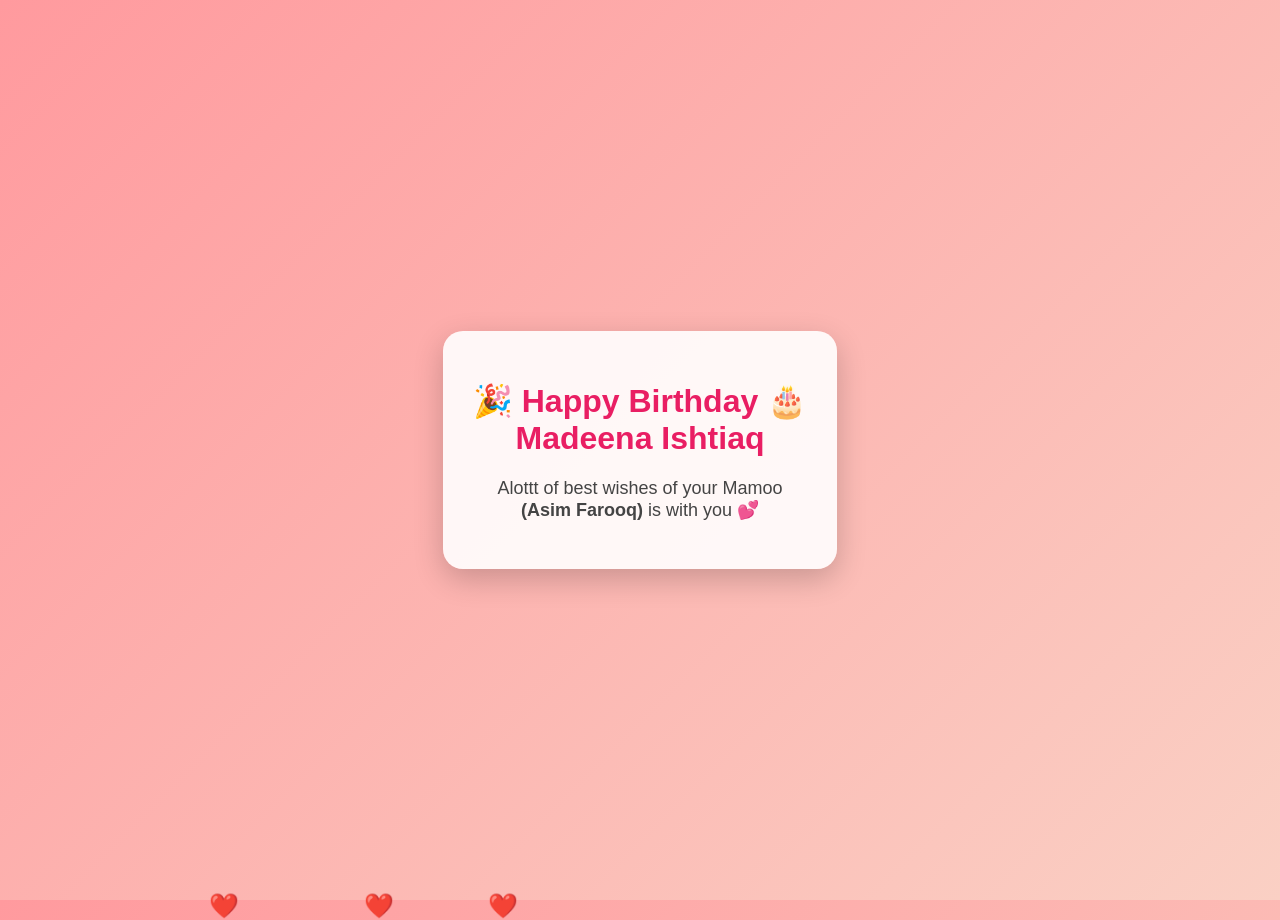
<file: Index.html>
<!DOCTYPE html>
<html lang="en">
<head>
<meta charset="UTF-8">
<title>Happy Birthday Madeena</title>
<style>
body {
  margin: 0;
  height: 100vh;
  background: linear-gradient(135deg, #ff9a9e, #fad0c4);
  overflow: hidden;
  display: flex;
  justify-content: center;
  align-items: center;
  font-family: 'Arial', sans-serif;
  text-align: center;
}

.card {
  background: rgba(255,255,255,0.9);
  padding: 30px;
  border-radius: 20px;
  box-shadow: 0 10px 30px rgba(0,0,0,0.2);
  z-index: 2;
}

h1 {
  color: #e91e63;
  font-size: 32px;
}

p {
  font-size: 18px;
  color: #444;
}

.heart {
  position: absolute;
  bottom: -20px;
  font-size: 24px;
  animation: fly 6s linear infinite;
  color: #ff1744;
}

@keyframes fly {
  0% {
    transform: translateY(0) scale(1);
    opacity: 1;
  }
  100% {
    transform: translateY(-100vh) scale(1.5);
    opacity: 0;
  }
}
</style>
</head>
<body>

<div class="card">
  <h1>🎉 Happy Birthday 🎂<br>Madeena Ishtiaq</h1>
  <p>
    Alottt of best wishes of your Mamoo<br>
    <b>(Asim Farooq)</b> is with you 💕
  </p>
</div>

<audio autoplay loop>
  <source src="https://www.bensound.com/bensound-music/bensound-love.mp3" type="audio/mpeg">
</audio>

<script>
function createHeart() {
  const heart = document.createElement("div");
  heart.classList.add("heart");
  heart.innerHTML = "❤️";
  heart.style.left = Math.random() * 100 + "vw";
  heart.style.animationDuration = (3 + Math.random() * 3) + "s";
  document.body.appendChild(heart);

  setTimeout(() => {
    heart.remove();
  }, 6000);
}

setInterval(createHeart, 300);
</script>

</body>
</html>
</file>
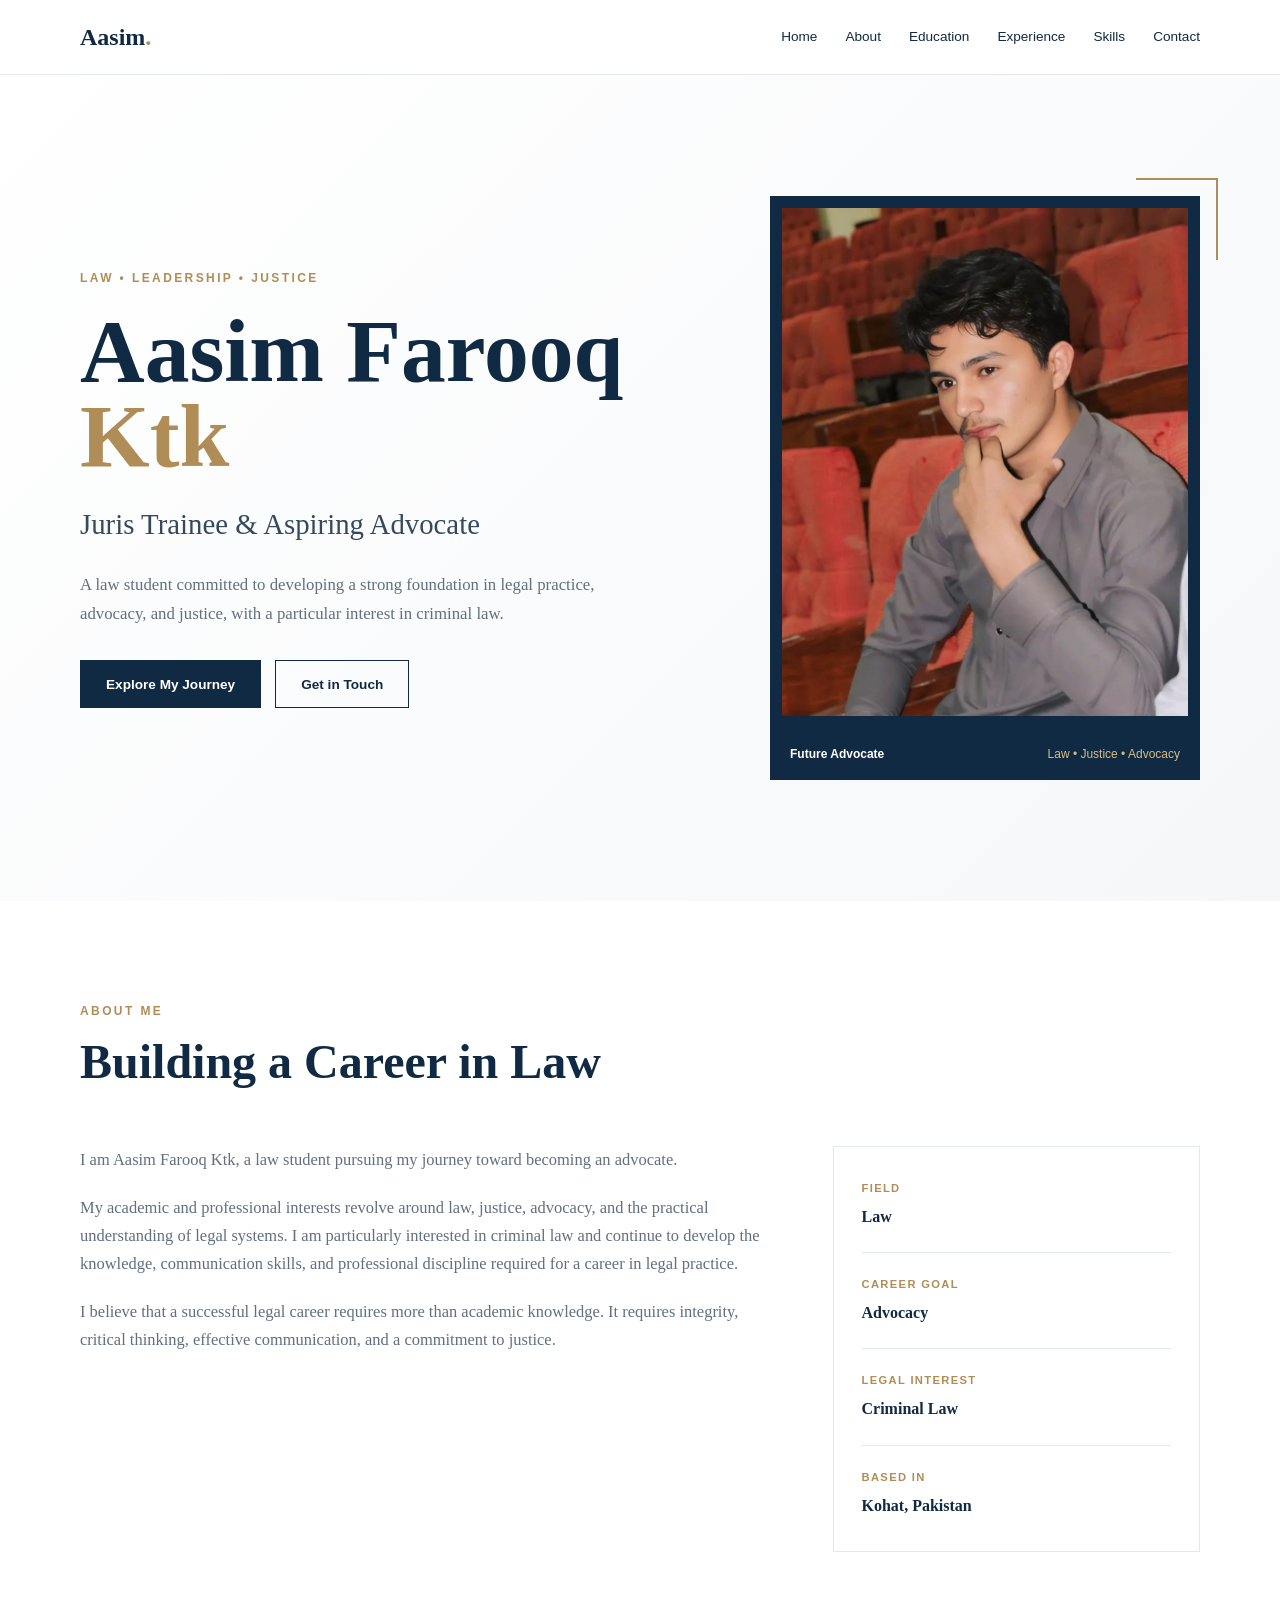
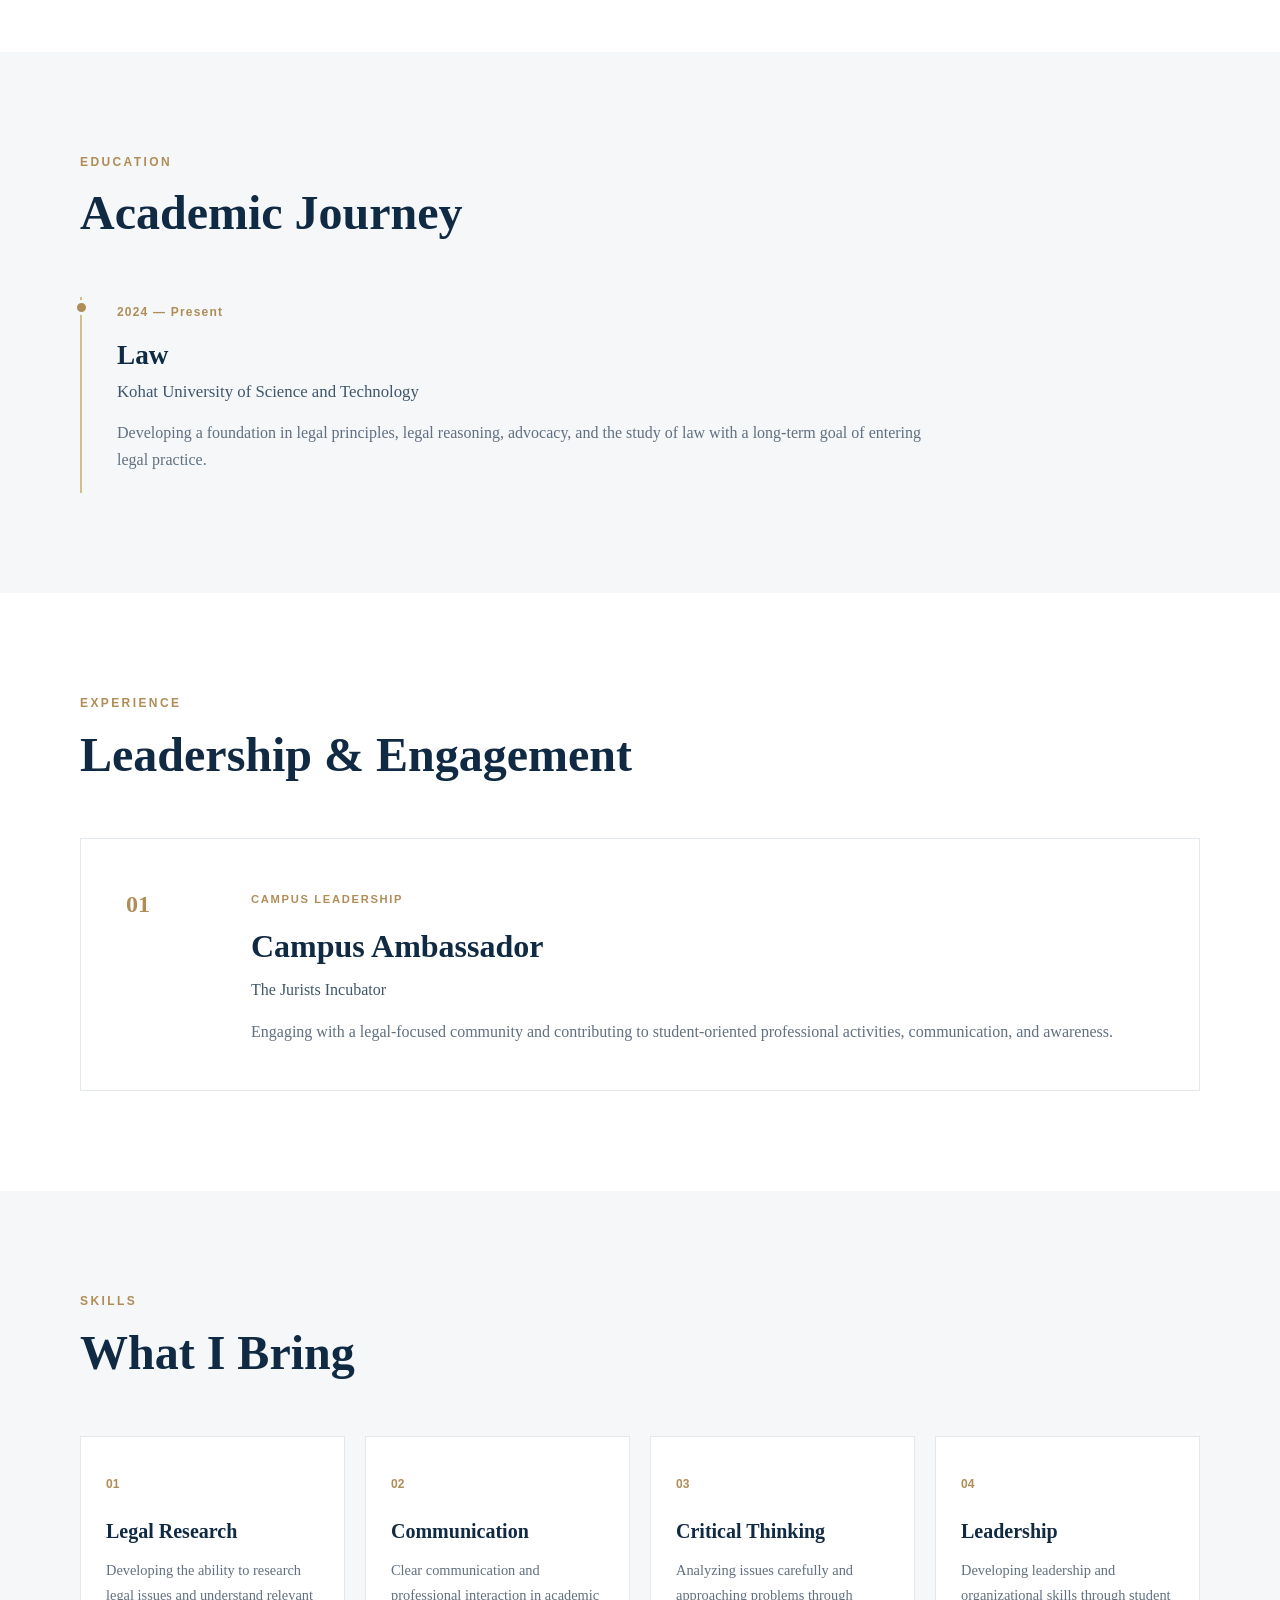
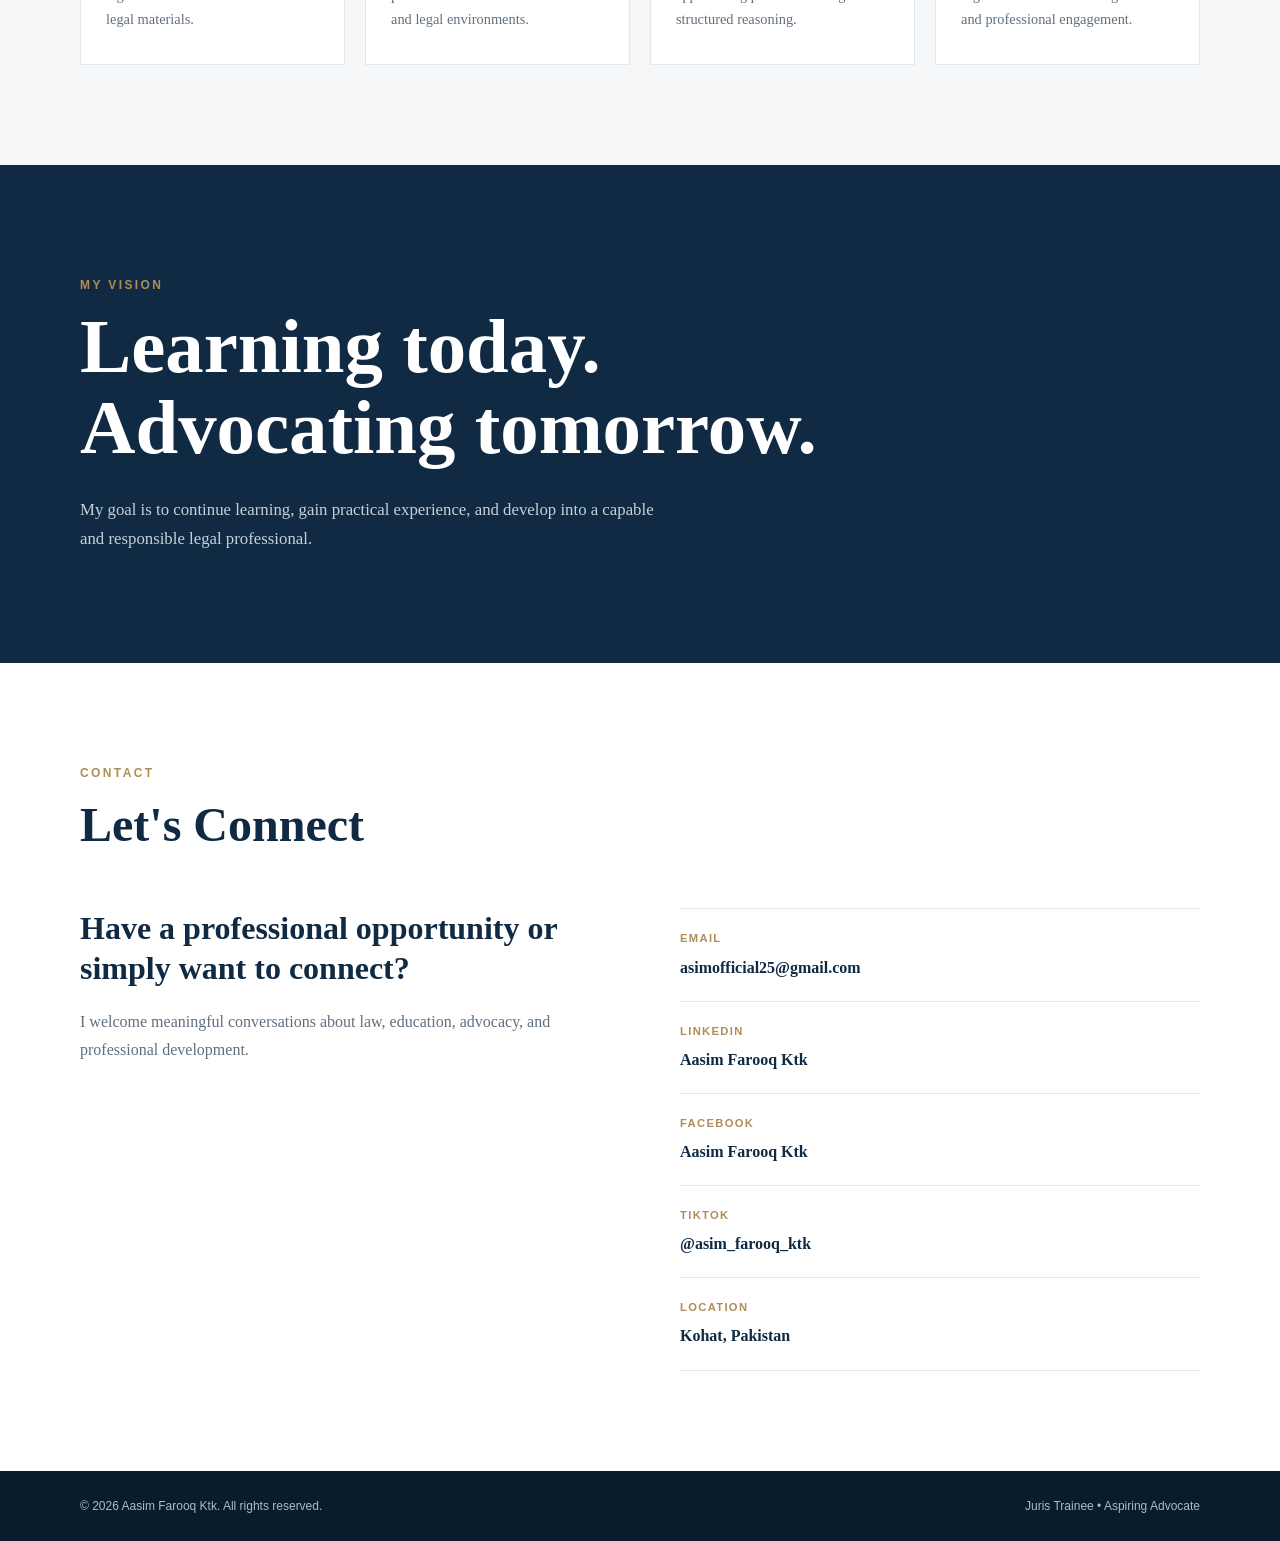
<file: index.html>
<!DOCTYPE html>
<html lang="en">
<head>
    <meta charset="UTF-8">
    <meta name="viewport" content="width=device-width, initial-scale=1.0">

    <title>Aasim Farooq Ktk</title>

    <meta name="description"
          content="Aasim Farooq Ktk - Juris trainee and aspiring advocate from Kohat, Pakistan, interested in criminal law, legal advocacy, justice, and professional development.">

    <link rel="stylesheet" href="style.css">
</head>

<body>

    <!-- Navigation -->
    <header class="navbar">
        <div class="container nav-container">

            <a href="#home" class="logo">
                Aasim<span>.</span>
            </a>

            <button class="menu-toggle" id="menuToggle" aria-label="Open navigation">
                ☰
            </button>

            <nav class="nav-links" id="navLinks">
                <a href="#home">Home</a>
                <a href="#about">About</a>
                <a href="#education">Education</a>
                <a href="#experience">Experience</a>
                <a href="#skills">Skills</a>
                <a href="#contact">Contact</a>
            </nav>

        </div>
    </header>


    <main>

        <!-- Hero -->
        <section class="hero" id="home">
            <div class="container hero-container">

                <div class="hero-content">

                    <p class="eyebrow">
                        LAW • LEADERSHIP • JUSTICE
                    </p>

                    <h1>
                        Aasim Farooq
                        <span>Ktk</span>
                    </h1>

                    <h2>
                        Juris Trainee & Aspiring Advocate
                    </h2>

                    <p class="hero-text">
                        A law student committed to developing a strong foundation
                        in legal practice, advocacy, and justice, with a particular
                        interest in criminal law.
                    </p>

                    <div class="hero-buttons">
                        <a href="#about" class="btn btn-primary">
                            Explore My Journey
                        </a>

                        <a href="#contact" class="btn btn-outline">
                            Get in Touch
                        </a>
                    </div>

                </div>


                <div class="hero-image">

                    <div class="image-frame">
                        <img
                            src="profile.jpg"
                            alt="Portrait of Aasim Farooq Ktk"
                        >
                    </div>

                    <div class="image-caption">
                        <strong>Future Advocate</strong>
                        <span>Law • Justice • Advocacy</span>
                    </div>

                </div>

            </div>
        </section>


        <!-- About -->
        <section class="section" id="about">

            <div class="container">

                <div class="section-heading">
                    <p class="section-label">ABOUT ME</p>
                    <h2>Building a Career in Law</h2>
                </div>

                <div class="about-grid">

                    <div class="about-text">

                        <p>
                            I am Aasim Farooq Ktk, a law student pursuing my
                            journey toward becoming an advocate.
                        </p>

                        <p>
                            My academic and professional interests revolve around
                            law, justice, advocacy, and the practical understanding
                            of legal systems. I am particularly interested in
                            criminal law and continue to develop the knowledge,
                            communication skills, and professional discipline
                            required for a career in legal practice.
                        </p>

                        <p>
                            I believe that a successful legal career requires more
                            than academic knowledge. It requires integrity,
                            critical thinking, effective communication, and a
                            commitment to justice.
                        </p>

                    </div>


                    <div class="about-card">

                        <div class="info-item">
                            <span>Field</span>
                            <strong>Law</strong>
                        </div>

                        <div class="info-item">
                            <span>Career Goal</span>
                            <strong>Advocacy</strong>
                        </div>

                        <div class="info-item">
                            <span>Legal Interest</span>
                            <strong>Criminal Law</strong>
                        </div>

                        <div class="info-item">
                            <span>Based in</span>
                            <strong>Kohat, Pakistan</strong>
                        </div>

                    </div>

                </div>

            </div>

        </section>


        <!-- Education -->
        <section class="section section-alt" id="education">

            <div class="container">

                <div class="section-heading">
                    <p class="section-label">EDUCATION</p>
                    <h2>Academic Journey</h2>
                </div>


                <div class="timeline">

                    <div class="timeline-item">

                        <div class="timeline-dot"></div>

                        <div class="timeline-content">

                            <span class="timeline-date">
                                2024 — Present
                            </span>

                            <h3>Law</h3>

                            <h4>
                                Kohat University of Science and Technology
                            </h4>

                            <p>
                                Developing a foundation in legal principles,
                                legal reasoning, advocacy, and the study of law
                                with a long-term goal of entering legal practice.
                            </p>

                        </div>

                    </div>

                </div>

            </div>

        </section>


        <!-- Experience -->
        <section class="section" id="experience">

            <div class="container">

                <div class="section-heading">
                    <p class="section-label">EXPERIENCE</p>
                    <h2>Leadership & Engagement</h2>
                </div>


                <div class="experience-card">

                    <div class="experience-number">
                        01
                    </div>

                    <div class="experience-content">

                        <span class="experience-tag">
                            CAMPUS LEADERSHIP
                        </span>

                        <h3>
                            Campus Ambassador
                        </h3>

                        <h4>
                            The Jurists Incubator
                        </h4>

                        <p>
                            Engaging with a legal-focused community and
                            contributing to student-oriented professional
                            activities, communication, and awareness.
                        </p>

                    </div>

                </div>

            </div>

        </section>


        <!-- Skills -->
        <section class="section section-alt" id="skills">

            <div class="container">

                <div class="section-heading">
                    <p class="section-label">SKILLS</p>
                    <h2>What I Bring</h2>
                </div>


                <div class="skills-grid">

                    <div class="skill-card">
                        <span class="skill-icon">01</span>
                        <h3>Legal Research</h3>
                        <p>
                            Developing the ability to research legal issues
                            and understand relevant legal materials.
                        </p>
                    </div>

                    <div class="skill-card">
                        <span class="skill-icon">02</span>
                        <h3>Communication</h3>
                        <p>
                            Clear communication and professional interaction
                            in academic and legal environments.
                        </p>
                    </div>

                    <div class="skill-card">
                        <span class="skill-icon">03</span>
                        <h3>Critical Thinking</h3>
                        <p>
                            Analyzing issues carefully and approaching
                            problems through structured reasoning.
                        </p>
                    </div>

                    <div class="skill-card">
                        <span class="skill-icon">04</span>
                        <h3>Leadership</h3>
                        <p>
                            Developing leadership and organizational skills
                            through student and professional engagement.
                        </p>
                    </div>

                </div>

            </div>

        </section>


        <!-- Career Vision -->
        <section class="vision">

            <div class="container">

                <div class="vision-content">

                    <p class="section-label">
                        MY VISION
                    </p>

                    <h2>
                        Learning today.<br>
                        Advocating tomorrow.
                    </h2>

                    <p>
                        My goal is to continue learning, gain practical
                        experience, and develop into a capable and responsible
                        legal professional.
                    </p>

                </div>

            </div>

        </section>


        <!-- Contact -->
        <section class="section" id="contact">

            <div class="container">

                <div class="section-heading">
                    <p class="section-label">CONTACT</p>
                    <h2>Let's Connect</h2>
                </div>


                <div class="contact-grid">

                    <div class="contact-intro">

                        <h3>
                            Have a professional opportunity or simply want to
                            connect?
                        </h3>

                        <p>
                            I welcome meaningful conversations about law,
                            education, advocacy, and professional development.
                        </p>

                    </div>


                    <div class="contact-details">

                        <a
                            href="mailto:asimofficial25@gmail.com"
                            class="contact-item"
                        >
                            <span>Email</span>
                            <strong>
                                asimofficial25@gmail.com
                            </strong>
                        </a>

                        <a
                            href="https://www.linkedin.com/"
                            target="_blank"
                            rel="noopener noreferrer"
                            class="contact-item"
                        >
                            <span>LinkedIn</span>
                            <strong>
                                Aasim Farooq Ktk
                            </strong>
                        </a>

                       <a
    href="https://www.facebook.com/profile.php?id=100082881855469"
    target="_blank"
    rel="noopener noreferrer"
    class="contact-item"
>
    <span>Facebook</span>
    <strong>
        Aasim Farooq Ktk
    </strong>
</a>

<a
    href="https://www.tiktok.com/@asim_farooq_ktk?_r=1&_t=ZS-991MlKPFHd6"
    target="_blank"
    rel="noopener noreferrer"
    class="contact-item"
>
    <span>TikTok</span>
    <strong>
        @asim_farooq_ktk
    </strong>
</a>
                        <div class="contact-item">
                            <span>Location</span>
                            <strong>
                                Kohat, Pakistan
                            </strong>
                        </div>

                    </div>

                </div>

            </div>

        </section>

    </main>


    <!-- Footer -->
    <footer class="footer">

        <div class="container footer-container">

            <p>
                © <span id="year"></span> Aasim Farooq Ktk.
                All rights reserved.
            </p>

            <p>
                Juris Trainee • Aspiring Advocate
            </p>

        </div>

    </footer>


    <script src="script.js"></script>

</body>
                          </html>
</file>
<file: style.css>
/* =========================================
   RESET
========================================= */

* {
    margin: 0;
    padding: 0;
    box-sizing: border-box;
}

html {
    scroll-behavior: smooth;
    scroll-padding-top: 80px;
}

body {
    font-family: Georgia, "Times New Roman", serif;
    background: #ffffff;
    color: #17202a;
    line-height: 1.7;
}

img {
    max-width: 100%;
    display: block;
}

a {
    color: inherit;
    text-decoration: none;
}


/* =========================================
   VARIABLES
========================================= */

:root {
    --navy: #102a43;
    --navy-dark: #081c2d;
    --gold: #b08d57;
    --gold-light: #d5bd8a;
    --text: #17202a;
    --muted: #617080;
    --light: #f5f7f9;
    --white: #ffffff;
    --border: #e3e8ed;
}


/* =========================================
   GENERAL
========================================= */

.container {
    width: min(1120px, 90%);
    margin: 0 auto;
}

.section {
    padding: 100px 0;
}

.section-alt {
    background: var(--light);
}

.section-heading {
    max-width: 700px;
    margin-bottom: 55px;
}

.section-label {
    color: var(--gold);
    font-family: Arial, sans-serif;
    font-size: 0.75rem;
    font-weight: 700;
    letter-spacing: 0.2em;
    margin-bottom: 12px;
}

.section-heading h2 {
    color: var(--navy);
    font-size: clamp(2rem, 4vw, 3rem);
    line-height: 1.2;
}


/* =========================================
   NAVIGATION
========================================= */

.navbar {
    width: 100%;
    background: rgba(255, 255, 255, 0.97);
    border-bottom: 1px solid var(--border);
    position: sticky;
    top: 0;
    z-index: 1000;
}

.nav-container {
    min-height: 74px;
    display: flex;
    align-items: center;
    justify-content: space-between;
}

.logo {
    color: var(--navy);
    font-size: 1.5rem;
    font-weight: 700;
}

.logo span {
    color: var(--gold);
}

.nav-links {
    display: flex;
    align-items: center;
    gap: 28px;
    font-family: Arial, sans-serif;
    font-size: 0.85rem;
}

.nav-links a {
    color: var(--navy);
    transition: color 0.25s ease;
}

.nav-links a:hover {
    color: var(--gold);
}

.menu-toggle {
    display: none;
    border: none;
    background: transparent;
    color: var(--navy);
    font-size: 1.7rem;
    cursor: pointer;
}


/* =========================================
   HERO
========================================= */

.hero {
    background:
        linear-gradient(
            135deg,
            #ffffff 0%,
            #f5f7f9 100%
        );

    min-height: calc(100vh - 74px);
    display: flex;
    align-items: center;

    /* Important:
       No excessive desktop top padding */
    padding: 70px 0;
}

.hero-container {
    display: grid;
    grid-template-columns: 1.1fr 0.9fr;
    gap: 80px;
    align-items: center;
}

.eyebrow {
    color: var(--gold);
    font-family: Arial, sans-serif;
    font-size: 0.75rem;
    font-weight: 700;
    letter-spacing: 0.2em;
    margin-bottom: 20px;
}

.hero h1 {
    color: var(--navy);
    font-size: clamp(3rem, 7vw, 5.8rem);
    line-height: 0.95;
    margin-bottom: 22px;
}

.hero h1 span {
    display: block;
    color: var(--gold);
}

.hero h2 {
    color: #35495e;
    font-size: clamp(1.3rem, 2.5vw, 1.8rem);
    font-weight: 400;
    margin-bottom: 22px;
}

.hero-text {
    max-width: 620px;
    color: var(--muted);
    font-size: 1.05rem;
    margin-bottom: 32px;
}

.hero-buttons {
    display: flex;
    flex-wrap: wrap;
    gap: 14px;
}

.btn {
    display: inline-flex;
    align-items: center;
    justify-content: center;
    min-height: 48px;
    padding: 0 25px;
    border: 1px solid var(--navy);
    font-family: Arial, sans-serif;
    font-size: 0.85rem;
    font-weight: 700;
    transition: all 0.25s ease;
}

.btn-primary {
    background: var(--navy);
    color: var(--white);
}

.btn-primary:hover {
    background: var(--gold);
    border-color: var(--gold);
}

.btn-outline {
    color: var(--navy);
}

.btn-outline:hover {
    background: var(--navy);
    color: var(--white);
}


/* =========================================
   HERO IMAGE
========================================= */

.hero-image {
    position: relative;
    max-width: 430px;
    width: 100%;
    margin-left: auto;
}

.image-frame {
    position: relative;
    background: var(--navy);
    padding: 12px;
}

.image-frame::before {
    content: "";
    position: absolute;
    top: -18px;
    right: -18px;
    width: 80px;
    height: 80px;
    border-top: 2px solid var(--gold);
    border-right: 2px solid var(--gold);
}

.image-frame img {
    width: 100%;
    aspect-ratio: 4 / 5;
    object-fit: cover;
}

.image-caption {
    background: var(--navy);
    color: var(--white);
    padding: 16px 20px;
    display: flex;
    justify-content: space-between;
    gap: 15px;
    font-family: Arial, sans-serif;
    font-size: 0.75rem;
}

.image-caption span {
    color: var(--gold-light);
}


/* =========================================
   ABOUT
========================================= */

.about-grid {
    display: grid;
    grid-template-columns: 1.3fr 0.7fr;
    gap: 70px;
    align-items: start;
}

.about-text p {
    color: var(--muted);
    margin-bottom: 20px;
    font-size: 1.03rem;
}

.about-card {
    border: 1px solid var(--border);
    padding: 10px 28px;
}

.info-item {
    padding: 22px 0;
    border-bottom: 1px solid var(--border);
}

.info-item:last-child {
    border-bottom: none;
}

.info-item span {
    display: block;
    color: var(--gold);
    font-family: Arial, sans-serif;
    font-size: 0.7rem;
    font-weight: 700;
    letter-spacing: 0.12em;
    text-transform: uppercase;
    margin-bottom: 5px;
}

.info-item strong {
    color: var(--navy);
}


/* =========================================
   TIMELINE
========================================= */

.timeline {
    position: relative;
    max-width: 850px;
    padding-left: 35px;
    border-left: 2px solid var(--gold-light);
}

.timeline-item {
    position: relative;
    padding-bottom: 20px;
}

.timeline-dot {
    position: absolute;
    left: -43px;
    top: 3px;
    width: 15px;
    height: 15px;
    border-radius: 50%;
    background: var(--gold);
    border: 3px solid var(--light);
}

.timeline-date {
    color: var(--gold);
    font-family: Arial, sans-serif;
    font-size: 0.75rem;
    font-weight: 700;
    letter-spacing: 0.1em;
}

.timeline-content h3 {
    color: var(--navy);
    font-size: 1.7rem;
    margin-top: 8px;
}

.timeline-content h4 {
    color: #40566b;
    font-size: 1.05rem;
    font-weight: 400;
    margin-bottom: 12px;
}

.timeline-content p {
    color: var(--muted);
}


/* =========================================
   EXPERIENCE
========================================= */

.experience-card {
    display: grid;
    grid-template-columns: 90px 1fr;
    gap: 35px;
    padding: 45px;
    border: 1px solid var(--border);
    background: var(--white);
}

.experience-number {
    color: var(--gold);
    font-size: 1.5rem;
    font-weight: 700;
}

.experience-tag {
    color: var(--gold);
    font-family: Arial, sans-serif;
    font-size: 0.7rem;
    font-weight: 700;
    letter-spacing: 0.15em;
}

.experience-content h3 {
    color: var(--navy);
    font-size: 2rem;
    margin: 8px 0 2px;
}

.experience-content h4 {
    color: #40566b;
    font-weight: 400;
    margin-bottom: 15px;
}

.experience-content p {
    color: var(--muted);
}


/* =========================================
   SKILLS
========================================= */

.skills-grid {
    display: grid;
    grid-template-columns: repeat(4, 1fr);
    gap: 20px;
}

.skill-card {
    background: var(--white);
    border: 1px solid var(--border);
    padding: 32px 25px;
    transition: transform 0.25s ease, box-shadow 0.25s ease;
}

.skill-card:hover {
    transform: translateY(-5px);
    box-shadow: 0 15px 35px rgba(16, 42, 67, 0.08);
}

.skill-icon {
    color: var(--gold);
    font-family: Arial, sans-serif;
    font-size: 0.75rem;
    font-weight: 700;
}

.skill-card h3 {
    color: var(--navy);
    margin: 18px 0 10px;
    font-size: 1.25rem;
}

.skill-card p {
    color: var(--muted);
    font-size: 0.9rem;
}


/* =========================================
   VISION
========================================= */

.vision {
    background: var(--navy);
    color: var(--white);
    padding: 110px 0;
}

.vision-content {
    max-width: 760px;
}

.vision h2 {
    font-size: clamp(2.7rem, 6vw, 5rem);
    line-height: 1.05;
    margin-bottom: 28px;
}

.vision p:last-child {
    color: #c5d0da;
    max-width: 600px;
    font-size: 1.05rem;
}


/* =========================================
   CONTACT
========================================= */

.contact-grid {
    display: grid;
    grid-template-columns: 1fr 1fr;
    gap: 80px;
}

.contact-intro h3 {
    color: var(--navy);
    font-size: 2rem;
    line-height: 1.25;
    margin-bottom: 20px;
}

.contact-intro p {
    color: var(--muted);
}

.contact-details {
    border-top: 1px solid var(--border);
}

.contact-item {
    display: block;
    padding: 20px 0;
    border-bottom: 1px solid var(--border);
}

.contact-item span {
    display: block;
    color: var(--gold);
    font-family: Arial, sans-serif;
    font-size: 0.7rem;
    font-weight: 700;
    letter-spacing: 0.12em;
    text-transform: uppercase;
    margin-bottom: 5px;
}

.contact-item strong {
    color: var(--navy);
    word-break: break-word;
}


/* =========================================
   FOOTER
========================================= */

.footer {
    background: var(--navy-dark);
    color: #aebbc7;
    padding: 25px 0;
    font-family: Arial, sans-serif;
    font-size: 0.75rem;
}

.footer-container {
    display: flex;
    justify-content: space-between;
    gap: 20px;
}


/* =========================================
   RESPONSIVE
========================================= */

@media (max-width: 900px) {

    .hero-container {
        grid-template-columns: 1fr;
        gap: 55px;
    }

    .hero-image {
        margin: 0 auto;
    }

    .about-grid {
        grid-template-columns: 1fr;
        gap: 40px;
    }

    .skills-grid {
        grid-template-columns: repeat(2, 1fr);
    }

    .contact-grid {
        grid-template-columns: 1fr;
        gap: 45px;
    }
}


@media (max-width: 700px) {

    .section {
        padding: 75px 0;
    }

    .navbar {
        position: sticky;
    }

    .menu-toggle {
        display: block;
    }

    .nav-links {
        display: none;
        position: absolute;
        left: 0;
        right: 0;
        top: 74px;
        background: var(--white);
        border-bottom: 1px solid var(--border);
        padding: 20px 5%;
        flex-direction: column;
        align-items: flex-start;
        gap: 16px;
    }

    .nav-links.active {
        display: flex;
    }

    .hero {
        min-height: auto;
        padding: 65px 0 80px;
    }

    .hero h1 {
        font-size: clamp(2.8rem, 14vw, 4rem);
    }

    .hero-buttons {
        flex-direction: column;
        align-items: stretch;
    }

    .btn {
        width: 100%;
    }

    .image-caption {
        flex-direction: column;
        gap: 4px;
    }

    .experience-card {
        grid-template-columns: 1fr;
        gap: 15px;
        padding: 30px 25px;
    }

    .skills-grid {
        grid-template-columns: 1fr;
    }

    .footer-container {
        flex-direction: column;
    }
}


@media (max-width: 400px) {

    .hero h1 {
        font-size: 2.7rem;
    }

    .vision h2 {
        font-size: 2.5rem;
    }
}
</file>
